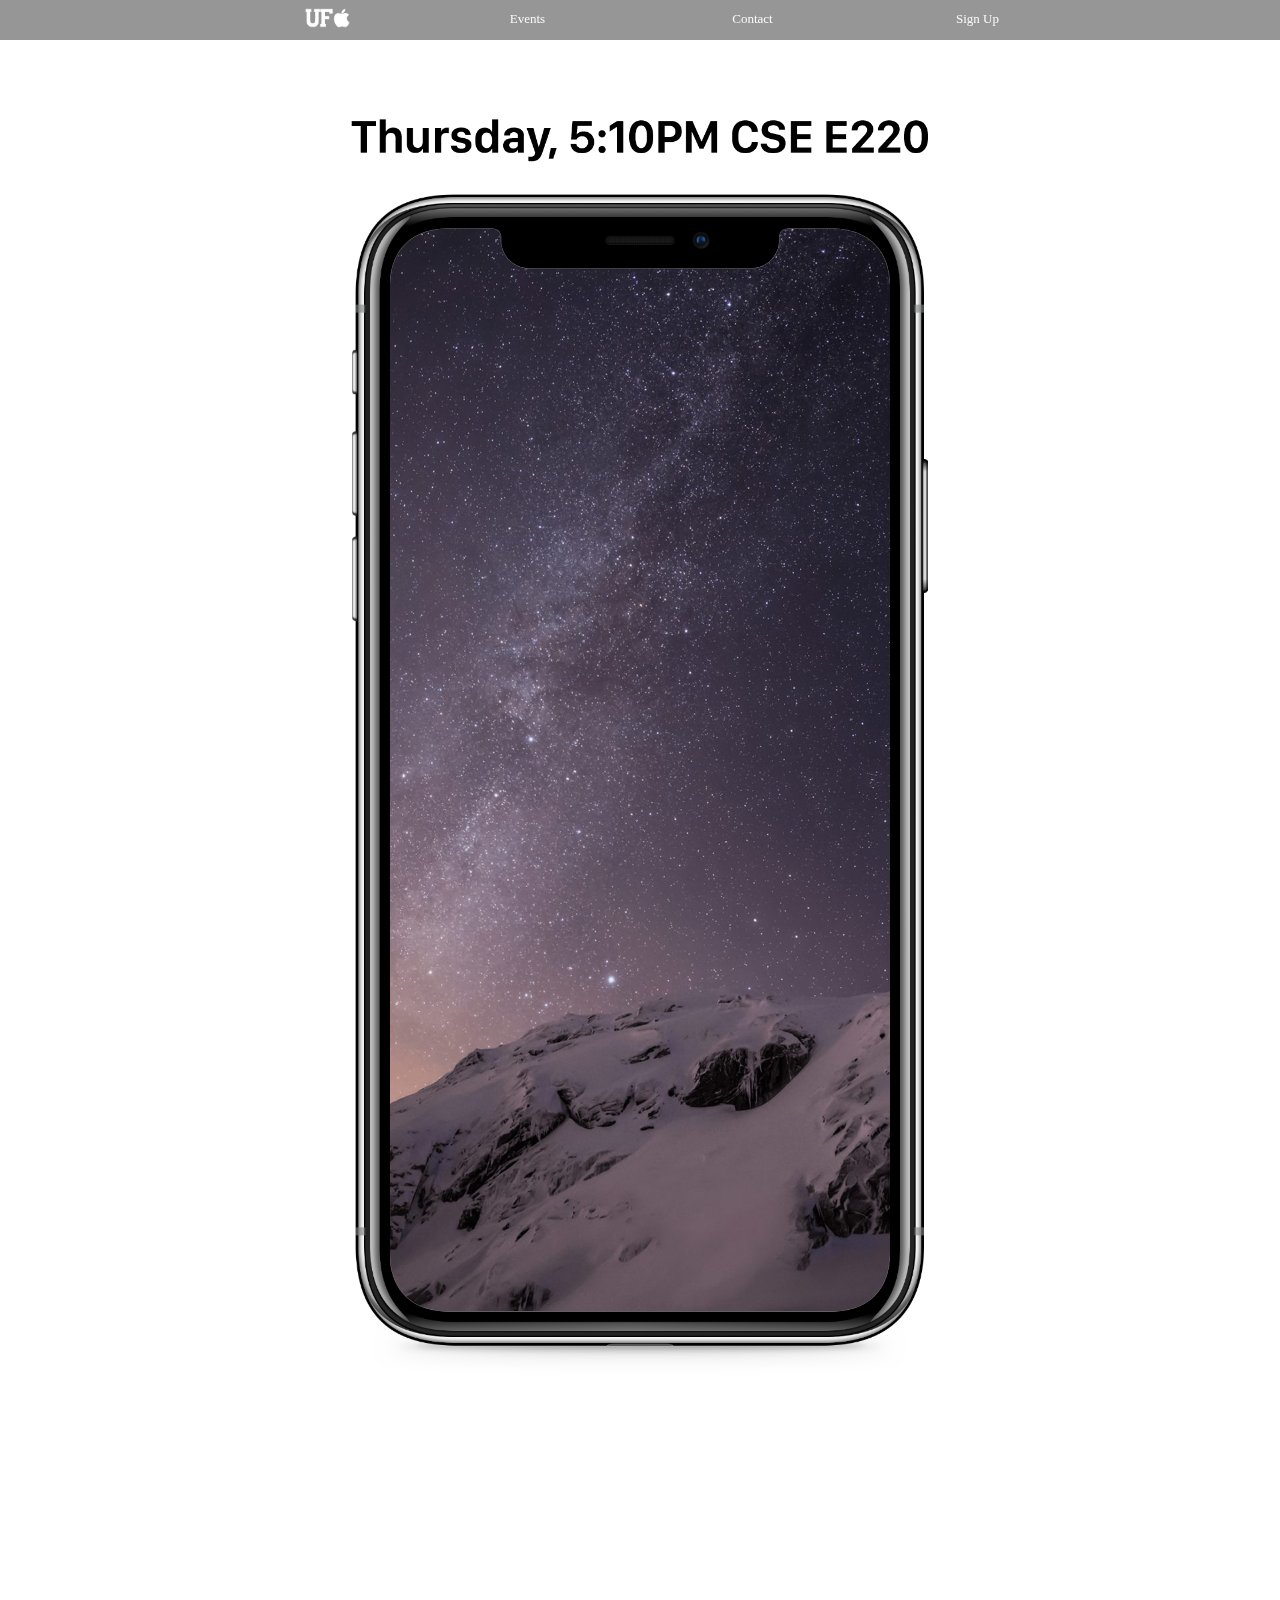
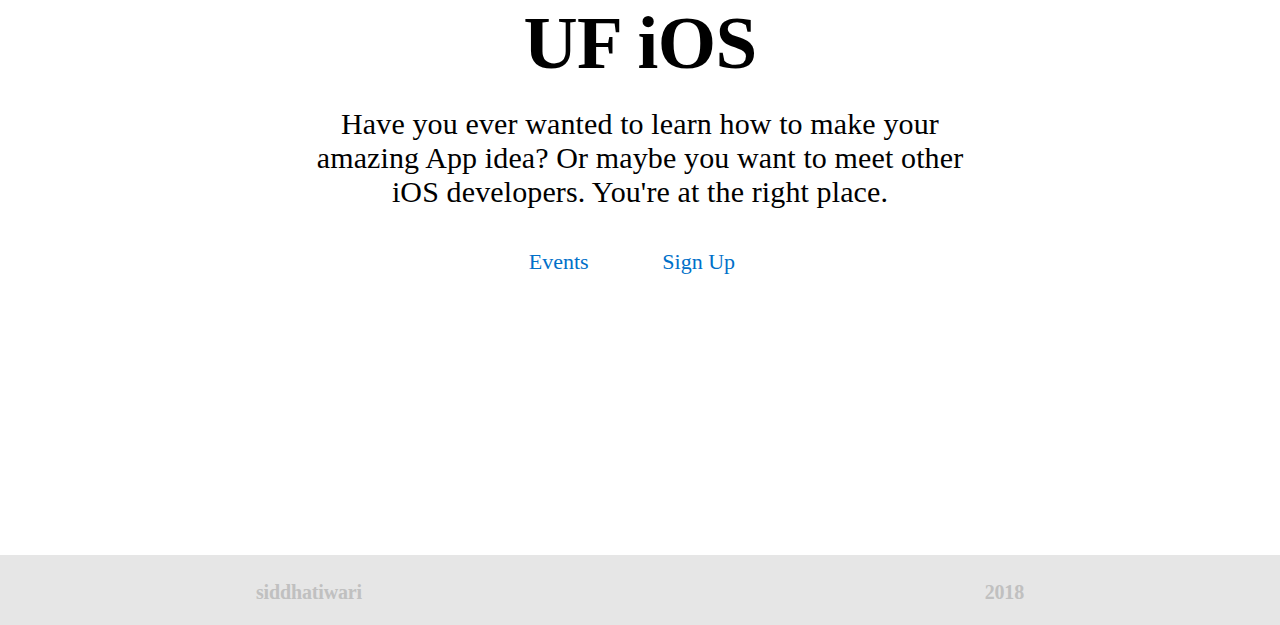
<file: index.html>
<!DOCTYPE html>
<html>

    <head>
        <title>UF iOS</title>
        <meta charset="utf-8"/>
        <meta name="viewport" content="width=device-width, initial-scale=1.0">
        <link rel="stylesheet" type="text/css" href="style.css">
        <link rel="stylesheet" type="text/css" href="fonts.css">
        <link rel="stylesheet" href="https://cdnjs.cloudflare.com/ajax/libs/font-awesome/4.7.0/css/font-awesome.min.css">
    </head>

    <body id="skrollr-body">
        <div class="topnav" id="myTopnav">
            <div class="navContainer"> 
                <a href="index.html" class="active"><img src="./assets/iosatuf.png" class="navbarLogo"/></a>
                <a href="events.html">Events</a>
                <a href="contact.html">Contact</a>
                <a href="http://bit.ly/2MFbZA7" target="_blank">Sign Up</a>
                <a href="javascript:void(0);" class="icon" onclick="myFunction()">
                    <i class="fa fa-bars"></i>
                </a>
            </div>
        </div>
        
        <div class="phoneContainer" id="phoneContainer">
            <img src="./assets/thursdayMeeting.png" id="appsText">
            <img src="./assets/phoneBackground.png" id="phoneBackground">
            <img src="./assets/phoneBackground2.png" id="phoneBackground2">
            <img src="./assets/phoneFrame.png" id="phoneFrame">
            <img src="./assets/u.png" id="u">
            <img src="./assets/f.png" id="f">
            <img src="./assets/ios.png" id="ios">
        </div>

        <script>

        </script>

        <div class="sectionContainer" id="sectionContainer">
            <h1>UF iOS</h1>

            <div class="subtitle">
                <span>Have you ever wanted to learn how to make your amazing App idea? Or maybe you want to meet other iOS developers. You're at the right place.</span>
            </div>
            
            <div style="padding-top: 30px">
                <ul id="linksList">
                    <li>
                        <a href="events.html">Events <span style="font-family: SF Pro Icons; font-feature-settings: kern"></span></a>
                    </li>
                    <li>
                        <a href="http://bit.ly/2MFbZA7" target="_blank">Sign Up <span style="font-family: SF Pro Icons; font-feature-settings: kern"></span></a>
                    </li>
                </ul>
            </div>

        </div>

        <div class="footer">
            <div class="footerEmbed"> 
                <div style="width: 50%; display: inline-block;">
                    <h2 style="padding-top: 16px">siddhatiwari</h2>
                </div>
                <div style="width: 50%; display: inline-block;">
                    <h2 style="padding-top: 16px">2018</h2>
                </div>
            </div>
        </div>

        <script>

            var width = Math.max(document.documentElement.clientWidth, window.innerWidth || 0);
            var height = Math.max(document.documentElement.clientHeight, window.innerHeight || 0);

            function myFunction() {
                var x = document.getElementById("myTopnav");
                if (x.className === "topnav") {
                    x.className += " responsive";
                } else {
                    x.className = "topnav";
                }
            }

            function getElementById(id) {
                return document.getElementById(id);
            }

            class Properties {

                constructor() {
                    if (width > 500) {
                        this.shouldAnimate = true
                    } else {
                        this.shouldAnimate = false
                    }
                }

                get startPhoneWidth() {
                    if (width >= 1200) {
                        return 600
                    }
                    else if (width > 700) {
                        return 550
                    }
                    else if (width > 500) {
                        return 450
                    }
                    else {
                        return 320
                    }
                }

                get endPhoneWidth() {
                    if (width >= 1200) {
                        return 375
                    }
                    else if (width > 700) {
                        return 365
                    }
                    else if (width > 500) {
                        return 360
                    }
                    else {
                        return 320
                    }
                }

            }

            function px(int) {
                return int.toString() + 'px';
            }

            const p = new Properties()

            var a = getElementById('appsText');
            var pb = getElementById('phoneBackground');
            var pb2 = getElementById('phoneBackground2');
            var pf = getElementById('phoneFrame');
            var u = getElementById('u');
            var f = getElementById('f');
            var ios = getElementById('ios');
            if (p.shouldAnimate) {
                a.setAttribute('data-0', 'top: 20px; opacity: 1; width:' + px(p.startPhoneWidth * 1));
                a.setAttribute('data-175', 'top: 0px; opacity: 0; width:' + px(p.endPhoneWidth * 1));
                
                pb.setAttribute('data-0', 'top: 125px; width:' + px(p.startPhoneWidth));
                pb.setAttribute('data-175', 'top: 175px; width:' + px(p.endPhoneWidth));
                pb.setAttribute('data-700', 'top: 700px; opacity: 1; ');
                pb.setAttribute('data-1200', 'top: 500px; opacity: 1; ');
                
                pb2.setAttribute('data-0', 'top: 0px; opacity: 0; width:' + px(p.endPhoneWidth));
                pb2.setAttribute('data-300', 'top: 300px; opacity: 0; width' + px(p.endPhoneWidth));
                pb2.setAttribute('data-600', 'top: 600px; opacity: 1; ');
                pb2.setAttribute('data-700', 'top: 700px;');
                pb2.setAttribute('data-1200', 'top: 500px;');
                
                pf.setAttribute('data-0', 'top: 125px; width:' + px(p.startPhoneWidth));
                pf.setAttribute('data-175', 'top: 175px; width:' + px(p.endPhoneWidth));
                pf.setAttribute('data-700', 'top: 700px; opacity: 1; ');
                pf.setAttribute('data-1200', 'top: 500px; opacity: 1; ');
                
                u.setAttribute('data-0', 'top: 0px; opacity: 0; width:' + px(p.endPhoneWidth));
                u.setAttribute('data-200', 'top: 120px; opacity: 0; width' + px(p.endPhoneWidth));
                u.setAttribute('data-500', 'top: 500px; opacity: 1; ');
                u.setAttribute('data-700', 'top: 700px;');
                u.setAttribute('data-1200', 'top: 500px;');
                
                f.setAttribute('data-0', 'top: 0px; opacity: 0; width:' + px(p.endPhoneWidth));
                f.setAttribute('data-200', 'top: 280px; opacity: 0; width' + px(p.endPhoneWidth));
                f.setAttribute('data-500', 'top: 500px; opacity: 1; ');
                f.setAttribute('data-700', 'top: 700px;');
                f.setAttribute('data-1200', 'top: 500px;');
                
                ios.setAttribute('data-0', 'top: 0px; width:' + px(p.endPhoneWidth));
                ios.setAttribute('data-200', 'top: 200px; opacity: 0; width' + px(p.endPhoneWidth));
                ios.setAttribute('data-500', 'top: 500px; opacity: 0; ');
                ios.setAttribute('data-700', 'top: 700px; opacity: 1;');
                ios.setAttribute('data-1200', 'top: 500px;');
            } else {
                a.style.width = px(175)
                pb.style.width = px(p.endPhoneWidth)
                pb2.style.width = px(p.endPhoneWidth)
                pf.style.width = px(p.endPhoneWidth)
                u.style.width = px(p.endPhoneWidth)
                f.style.width = px(p.endPhoneWidth)
                ios.style.width = px(p.endPhoneWidth)
                var section = getElementById('sectionContainer')
                section.style.paddingTop = px(0)
                var phone = getElementById('phoneContainer')
                phone.style.paddingBottom = px(800)
                for(let child of Array.from(phone.children)) {
                    if (child.id === 'appsText') { continue; }
                    child.style.paddingTop = px(150)
                }
            }

        </script>

        <script type="text/javascript" src="src/skrollr.js"></script>
        <script type="text/javascript" src="src/skrollr.stylesheets.js"></script>
        <script type="text/javascript">
        var s = skrollr.init({
            constants: {
                foobar: '1000px'
            }
        });
        var root = document.documentElement;
        document.addEventListener('resize', () => {
          root.style.setProperty('--screen-x', window.screenX)
          root.style.setProperty('--screen-y', window.screenY)
        })
        </script>
    </body>

</html>
</file>
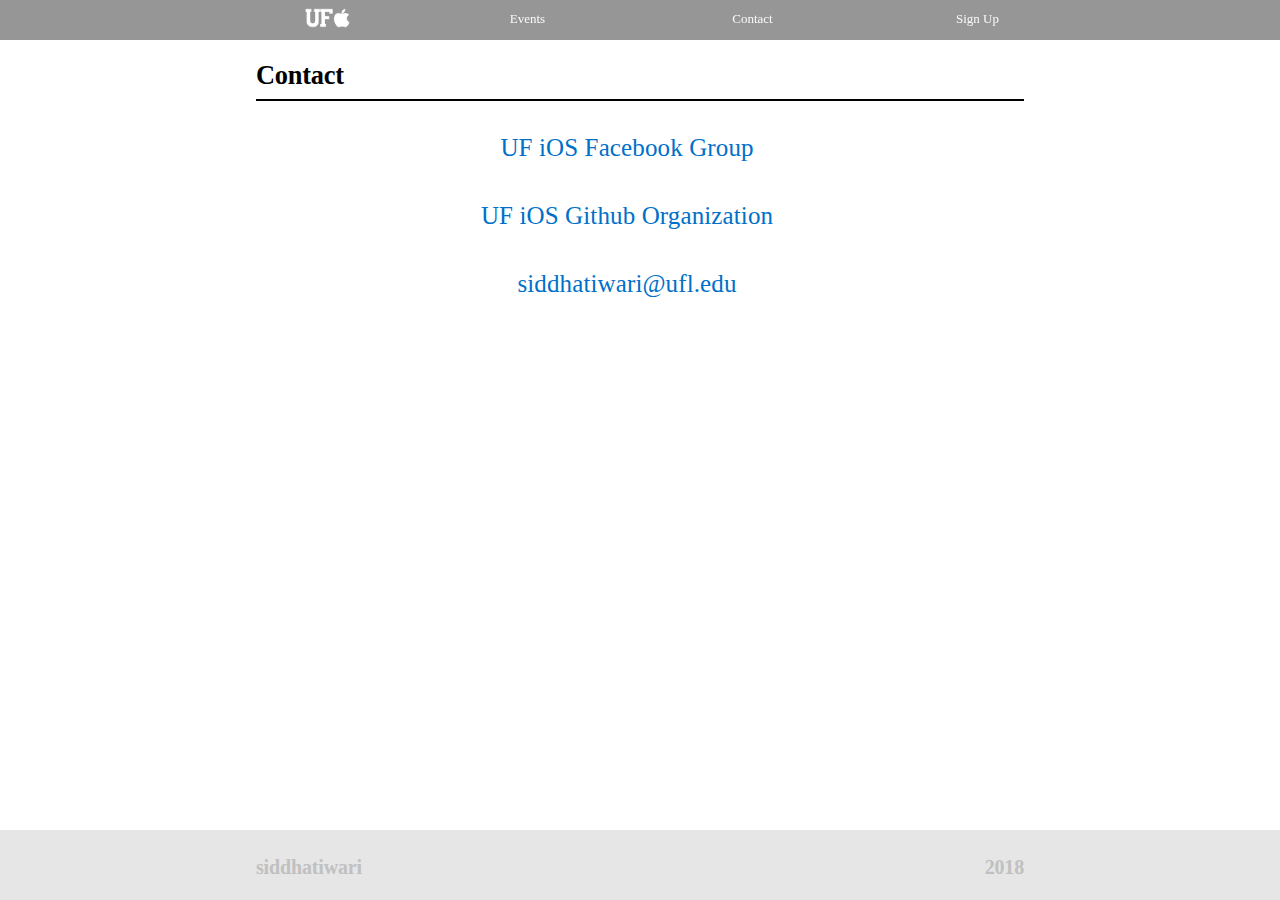
<file: contact.html>
<!DOCTYPE html>
<html>

    <head>
        <title>Events</title>
        <meta charset="utf-8"/>
        <meta name="viewport" content="width=device-width, initial-scale=1.0">
        <link rel="stylesheet" type="text/css" href="style.css">
        <link rel="stylesheet" type="text/css" href="fonts.css">
        <link rel="stylesheet" href="https://cdnjs.cloudflare.com/ajax/libs/font-awesome/4.7.0/css/font-awesome.min.css">
    </head>

    <body id="skrollr-body" style="padding-bottom: 0">
        <div class="topnav" id="myTopnav">
            <div class="navContainer"> 
                <a href="index.html" class="active"><img src="./assets/iosatuf.png" alt="ios@UF" class="navbarLogo"/></a>
                <a href="events.html">Events</a>
                <a href="contact.html">Contact</a>
                <a href="http://bit.ly/2MFbZA7" target="_blank">Sign Up</a>
                <a href="javascript:void(0);" class="icon" onclick="myFunction()">
                    <i class="fa fa-bars"></i>
                </a>
            </div>
        </div>

        <div class="sectionDetailContainer" style="color: black">
            
            <div style="width: 60%; float: center; margin: 0 auto; "> 
                <h2 style="text-align: left; width: 50%; display: inline-block;">Contact</h2>
                <hr noshade class="border" style="border-color: black">
                <div class="subtitle" style="text-align: center; padding-top: 20px">
                    <a href="http://bit.ly/2MhvmTU" target="_blank" class="contactLink">UF iOS Facebook Group <span style="font-family: SF Pro Icons; font-feature-settings: kern"></span></a>
                    <br>
                    <br>
                    <a href="https://github.com/UF-iOS" target="_blank" class="contactLink">UF iOS Github Organization <span style="font-family: SF Pro Icons; font-feature-settings: kern"></span></a>
                    <br>
                    <br>
                    <a href="mailto:siddhatiwari@ufl.edu" class="contactLink">siddhatiwari@ufl.edu <span style="font-family: SF Pro Icons; font-feature-settings: kern"></span></a>
                </div>
            </div>

        </div>

        <div class="footer">
            <div class="footerEmbed"> 
                <div style="width: 50%; display: inline-block;">
                    <h2 style="padding-top: 16px">siddhatiwari</h2>
                </div>
                <div style="width: 50%; display: inline-block;">
                    <h2 style="padding-top: 16px">2018</h2>
                </div>
            </div>
        </div>

        <script>

            var width = Math.max(document.documentElement.clientWidth, window.innerWidth || 0);
            var height = Math.max(document.documentElement.clientHeight, window.innerHeight || 0);

            function myFunction() {
                var x = document.getElementById("myTopnav");
                if (x.className === "topnav") {
                    x.className += " responsive";
                } else {
                    x.className = "topnav";
                }
            }

            function getElementById(id) {
                return document.getElementById(id);
            }

        </script>

        <script type="text/javascript" src="src/skrollr.js"></script>
        <script type="text/javascript" src="src/skrollr.stylesheets.js"></script>
        <script type="text/javascript">
        var s = skrollr.init({
            constants: {
                foobar: '1000px'
            }
        });
        var root = document.documentElement;
        document.addEventListener('resize', () => {
          root.style.setProperty('--screen-x', window.screenX)
          root.style.setProperty('--screen-y', window.screenY)
        })
        </script>
    </body>

</html>
</file>
<file: style.css>
html {
    height: 100%;
    min-height: 100%;
    overflow-y: scroll;
}

html, body {
    margin: 0;
    padding: 0;
/*    -webkit-user-select: none;  
    -moz-user-select: none;     
    -ms-user-select: none;      
    user-select: none;  */
}

.topnav {
  overflow: hidden;
  opacity: 50%;
  width: 100%;
  background-color: rgba(10, 10, 10, 0.85);
  transition: 0.2s ease-in-out;
  position: fixed;
  position: fixed;
  top: 0;
  z-index: 10;
}

.topnav a {
  font-family: "SF Pro Text";
  transition: 0.2s ease-in-out;
  float: left;
  display: block;
  color: #f2f2f2;
  text-align: center;
  width: 25%;
  height: 100%;
  padding: 8px 0px;
  text-decoration: none;
  font-size: 13px;
}

.topnav a:not(:first-child) {
  padding: 11px 0px;
}

.topnav a:hover {
  color: silver;
}

.active {
  color: silver;
}

.topnav .icon {
  display: none;
}

@media screen and (max-width: 700px) {
  .topnav a:not(:first-child) {display: none;}
  .topnav a.icon {
    float: right;
    display: block;
  }
}

@media screen and (max-width: 700px) {
  .topnav.responsive a {
    height: 20px;
    width: 100%;
    display: block;
    text-align: center;
    padding-left: 0px;
  }
  .topnav.responsive a:first-child {
    width: 50%;
    text-align: left;
  }
  .topnav.responsive a:last-child {
    width: 50%;
    float: right;
    text-align: right;
    padding-right: 50px;
  }
  .topnav.responsive .icon {
    position: absolute;
    right: 0;
    top: 0;
  }
  .topnav.responsive a:hover {
    color: silver;
  }
}
.navbarLogo {
    width: auto; 
    height: 20px; 
    padding-left: 50px;
    transition: 0.2s ease-in-out;
}
.navbarLogo:hover {
    filter: opacity(80%);
}

.phoneContainer {
    display: flex;
    position: relative;
    padding-bottom: 1000px;
    text-align: center;
}

body {
    padding-bottom: 125px;
    background-color: white;
    color: black;
    font-family: "San Francisco Display Semibold"
}

.border {
    z-index: 1; 
    position: relative; 
}

.sectionContainer {
    text-align: center; 
    width: 50%; 
    float: center; 
    display: block; 
    margin: 0 auto; 
    z-index: 9
}

.sectionDetailContainer {
    position: relative;
    text-align: left;
    width: 100%;
    height: 300px;
    margin: 0 auto;
    overflow: hidden;
    color: white;
    padding-top: 50px;
}
.sectionDetailContainer img {
    position: absolute;
    right: 0;
    top: 0;
    width: 100%;
    margin: auto;
    z-index: 0;
}

.sectionDescriptionContainer {
    position: relative;
    text-align: left;
    width: 100%;
    height: 350px;
    margin: 0 auto;
    color: white;
    padding-top: 50px;
}
.sectionDescriptionContainer h2 {
    font-family: "SF Pro Text";
    letter-spacing: -0.008em;
    position: relative;
    top: 10px;
    left: 0px;
    font-size: calc(20px + 2vw);
    text-align: center;
    margin: 0 auto;
    padding-bottom: 25px;
}
.sectionDescriptionContainer p {
    font-family: "SF Pro Text";
    letter-spacing: -0.008em;
    position: relative;
    top: 10px;
    left: 0px;
    font-size: calc(20px + 0.8vw);
    text-align: left;
    margin: 0 auto;
    padding-bottom: 10px;
}

.dayTableContainer {
    width: 60%; 
    display: block; 
    margin: 0 auto; 
    overflow-x: scroll;
}

.dayTable {
    border-spacing: 0px;
}

.dayTable th {
    text-align: left;
    padding-right: 10px;
    padding-left: 20px;
    color: gray;
    font-family: "San Francisco Display Semibold";
    font-size: calc(20px);
}

.dayTable td {
    text-align: left;
    padding-right: 10px;
    padding-left: 20px;
    padding-top: 10px;
    padding-bottom: 10px;
    font-family: "SF Pro Text";
    font-size: calc(20px + 0.8vw);
}

.dayTable tr:nth-child(2n) {
     background-color: rgb(247, 247, 247);
}

div#phoneContainer img {
    padding-top: 60px;
    float: left;
    width: auto;
    position: absolute;
    left: 0;
    right: 0;
    margin: auto;
    overflow: hidden;
    pointer-events: none
}

div h1 {
    font-family: "San Francisco Display Semibold";
    letter-spacing: -0.008em;
    position: relative;
    top: 30px;
    left: 0px;
    font-size: calc(20px + 6vw);
    text-align: center;
}

.contactLink {
    color: rgb(0,112,201);
    text-decoration: none;
    font-family: "SF Pro Text";
    font-size: 25px;
}

.contactLink:hover {
    text-decoration: underline;
}

div h2 {
    font-family: "SF Pro Text";
    letter-spacing: -0.008em;
    position: relative;
    top: 10px;
    left: 0px;
    font-size: calc(20px + 0.5vw);
    text-align: center;
    margin: 0 auto;
    padding-bottom: 10px;
}

h2 a {
    font-family: "SF Pro Text";
    text-decoration: none;
}
h2 a:visited {
    color: white;
}
h2 a:hover {
    color: rgb(0,112,201);
}

.subtitle {
    position: relative;
    font-family: "San Francisco Display Semibold";
    letter-spacing: .004em;
    text-decoration: none;
    font-size: calc(12px + 2.3vw);
    text-align: center;
    z-index: 9;
}

.subtitleLarge {
    position: relative;
    font-family: "San Francisco Display Semibold";
    letter-spacing: .004em;
    text-decoration: none;
    font-size: calc(12px + 3vw);
    text-align: center;
    z-index: 9;
    padding-top: 30px;
}

ul#linksList li a:hover {
    text-decoration: underline;
}

#phoneBackground {
    
}

#phoneFrame {
    position: absolute;
    left: 0;
    right: 0;
    margin: auto;
    z-index: 2;
}

body {
    position: relative;
    height: auto;
    min-height: 100%;   
}
body::after {
    content: '';
    display: block;
    height: 70px;
}

.footer {
    position: absolute;
    bottom: 0;
    width: 100%;
    background-color: rgb(230,230,230);
    color: silver;
    text-align: center;
    height: 70px;
}
.footerEmbed {
    width: 60%;
    display: flex;
    margin: 0 auto;
    position: relative;
}
.footer div:nth-child(1) h2 {
    text-align: left;
    font-size: 20px;
}
.footer div:nth-child(2) h2 {
    text-align: right;
    font-size: 20px;
}

@media only screen and (max-width: 500px) {

    .sectionContainer {
        text-align: center; 
        width: 80vw; 
        float: center; 
        display: block; 
        margin: 0 auto; 
        padding-top: 500px; 
        z-index: 9
    }

    .sectionDetailContainer {
        position: relative;
        text-align: left;
        width: 100%;
        height: 250px;
        margin: 0 auto;
        overflow: hidden;
        color: white;
        padding-top: 50px;
    }
    .sectionDetailContainer img {
        position: absolute;
        right: 0;
        top: 0;
        height: 100%;
        width: auto;
        margin: auto;
        z-index: 0;
    }

    .dayTableContainer {
        width: 85%; 
        display: block; 
        margin: 0 auto; 
        overflow-x: scroll;
    }

    div h1 {
        font-family: "San Francisco Display Semibold";
        letter-spacing: -0.008em;
        position: relative;
        top: 30px;
        left: 0px;
        padding-bottom: 20px;
        font-size: 55px;
        text-align: left;
    }

    .subtitle {
        font-family: "San Francisco Display Semibold";
        letter-spacing: .004em;
        text-decoration: none;
        font-size: 21px;
        text-align: left;
    }

    ul#linksList {
        display: table;
        margin: 0 auto;
        padding: 0;
        justify-content: left;
        list-style-type: table;
        width: 100%;
    }
    ul#linksList li {
        float: left;
        display: block;
        padding-top: 10px;
        width: 100%;
        text-align: left;
    }
    ul#linksList li a {
        font-family: "SF Pro Text";
        text-decoration: none;
        font-size: 18px;
        color: rgb(0,112,201);
    }

}

@media only screen and (min-width: 500px), (max-width: 700) {

    .sectionContainer {
        text-align: center; 
        width: 400px; 
        float: center; 
        display: block; 
        margin: 0 auto; 
        padding-top: 500px; 
        padding-bottom: 0; 
        z-index: 9
    }

    .dayTableContainer {
        width: 85%; 
        display: block; 
        margin: 0 auto; 
        overflow-x: scroll;
    }

    div h1 {
        font-family: "San Francisco Display Semibold";
/*        color: yellow;*/
        letter-spacing: -0.008em;
        position: relative;
        top: 30px;
        left: 0px;
        padding-bottom: 20px;
        font-size: 55px;
        text-align: left;
    }

    .subtitle {
        font-family: "San Francisco Display Semibold";
        letter-spacing: .004em;
        text-decoration: none;
        font-size: 23px;
        text-align: left
    }

    ul#linksList {
        display: table;
        margin: 0 auto;
        padding: 0;
        justify-content: left;
        list-style-type: table;
        width: 100%;
    }
    ul#linksList li {
        float: left;
        display: block;
        padding-top: 10px;
        width: 100%;
        text-align: left;
    }   
    ul#linksList li a {
        font-family: "SF Pro Text";
        text-decoration: none;
        font-size: 18px;
        color: rgb(0,112,201);
    }

}

@media only screen and (min-width: 700px), (max-width: 1200) {

    .navContainer {
        display: table;
        margin: 0 auto;
        width: 700px;
        height: 100%;
    }

    .sectionContainer {
        text-align: center; 
        width: 550px; 
        float: center; 
        display: block; 
        margin: 0 auto; 
        padding-top: 500px; 
        padding-bottom: 0; 
        z-index: 9
    }

    .dayTableContainer {
        width: 60%; 
        display: block; 
        margin: 0 auto; 
        overflow-x: scroll;
    }

    div h1 {
        font-family: "San Francisco Display Semibold";
/*        color: red;*/
        letter-spacing: -0.008em;
        position: relative;
        top: 30px;
        left: 0px;
        padding-bottom: 0px;
        font-size: 65px;
        text-align: center;
    }

    .subtitle {
        font-family: "San Francisco Display Semibold";
        letter-spacing: .004em;
        text-decoration: none;
        font-size: 25px;
        text-align: center
    }

    ul#linksList {
        display: table;
        margin: 0 auto;
        padding: 0;
        justify-content: center;
        list-style-type: none;
        width: 50%;
    }
    ul#linksList li {
        display: table-cell;
        width: 50%;
        display: table-cell;
        text-align: center;
    }
    ul#linksList li a {
        display: block;
        font-family: "SF Pro Text";
        text-decoration: none;
        font-size: 20px;
        color: rgb(0,112,201);
    }
    ul#linksList li a:hover {
        text-decoration: underline;
    }

}

@media only screen and (min-width: 1200px) {
    
    .navContainer {
        display: table;
        margin: 0 auto;
        width: 900px;
        height: 100%;
    }

    .sectionContainer {
        text-align: center; 
        width: 700px; 
        float: center; 
        display: block; 
        margin: 0 auto; 
        padding-top: 500px; 
        padding-bottom: 0; 
        z-index: 9
    }

    div h1 {
        font-family: "San Francisco Display Semibold";
/*        color: blue;*/
        letter-spacing: -0.008em;
        position: relative;
        top: 50px;
        left: 0px;
        padding-bottom: 20px;
        font-size: 75px;
        text-align: center;
    }

    .subtitle {
        font-family: "San Francisco Display Semibold";
        letter-spacing: .004em;
        text-decoration: none;
        font-size: 30px;
        text-align: center
    }

    ul#linksList {
        display: table;
        margin: 0 auto;
        padding: 0;
        justify-content: center;
        list-style-type: none;
        width: 40%;
    }
    ul#linksList li {
        display: table-cell;
        width: 50%;
        display: table-cell;
        text-align: center;
    }
    ul#linksList li a {
        display: block;
        font-family: "SF Pro Text";
        text-decoration: none;
        font-size: 22px;
        color: rgb(0,112,201);
    }
    ul#linksList li a:hover {
        text-decoration: underline;
    }

}
</file>
<file: fonts.css>
@font-face { font-family: "SF Pro Text"; src: local("☺︎"), url("https://www.apple.com/wss/fonts/SF-Pro-Text/v1/sf-pro-text_regular.woff2") format("woff2"), url("https://www.apple.com/wss/fonts/SF-Pro-Text/v1/sf-pro-text_regular.woff") format("woff"), url("https://www.apple.com/wss/fonts/SF-Pro-Text/v1/sf-pro-text_regular.ttf") format("truetype"); font-style: normal; font-weight: 400; }
@font-face {
    font-family: "San Francisco Display Ultralight";
    font-style: normal;
    font-weight: 400;
    src: url(https://applesocial.s3.amazonaws.com/assets/styles/fonts/sanfrancisco/sanfranciscodisplay-ultralight-webfont.eot?#iefix) format("embedded-opentype"), url(https://applesocial.s3.amazonaws.com/assets/styles/fonts/sanfrancisco/sanfranciscodisplay-ultralight-webfont.woff2) format("woff2"), url(https://applesocial.s3.amazonaws.com/assets/styles/fonts/sanfrancisco/sanfranciscodisplay-ultralight-webfont.woff) format("woff"), url(https://applesocial.s3.amazonaws.com/assets/styles/fonts/sanfrancisco/sanfranciscodisplay-ultralight-webfont.ttf) format("truetype"), url("fonts/sanfrancisco/sanfranciscodisplay-ultralight-webfont.svg#San Francisco Display Ultralight") format("svg")
}
@font-face {
    font-family: "San Francisco Display Thin";
    font-style: normal;
    font-weight: 400;
    src: url(https://applesocial.s3.amazonaws.com/assets/styles/fonts/sanfrancisco/sanfranciscodisplay-thin-webfont.eot?#iefix) format("embedded-opentype"), url(https://applesocial.s3.amazonaws.com/assets/styles/fonts/sanfrancisco/sanfranciscodisplay-thin-webfont.woff2) format("woff2"), url(https://applesocial.s3.amazonaws.com/assets/styles/fonts/sanfrancisco/sanfranciscodisplay-thin-webfont.woff) format("woff"), url(https://applesocial.s3.amazonaws.com/assets/styles/fonts/sanfrancisco/sanfranciscodisplay-thin-webfont.ttf) format("truetype"), url("fonts/sanfrancisco/sanfranciscodisplay-thin-webfont.svg#San Francisco Display Thin") format("svg")
}
@font-face {
    font-family: "San Francisco Display Medium";
    font-style: normal;
    font-weight: 400;
    src: url(https://applesocial.s3.amazonaws.com/assets/styles/fonts/sanfrancisco/sanfranciscodisplay-medium-webfont.eot?#iefix) format("embedded-opentype"), url(https://applesocial.s3.amazonaws.com/assets/styles/fonts/sanfrancisco/sanfranciscodisplay-medium-webfont.woff2) format("woff2"), url(https://applesocial.s3.amazonaws.com/assets/styles/fonts/sanfrancisco/sanfranciscodisplay-medium-webfont.woff) format("woff"), url(https://applesocial.s3.amazonaws.com/assets/styles/fonts/sanfrancisco/sanfranciscodisplay-medium-webfont.ttf) format("truetype"), url("fonts/sanfrancisco/sanfranciscodisplay-medium-webfont.svg#San Francisco Display Medium") format("svg")
}
@font-face { font-family: "San Francisco Display Semibold"; src: local("☺︎"), url("https://www.apple.com/wss/fonts/SF-Pro-Display/v1/sf-pro-display_semibold.woff2") format("woff2"), url("https://www.apple.com/wss/fonts/SF-Pro-Display/v1/sf-pro-display_semibold.woff") format("woff"), url("https://www.apple.com/wss/fonts/SF-Pro-Display/v1/sf-pro-display_semibold.ttf") format("truetype"); font-style: normal; font-weight: 600; }
@font-face {
    font-family: "San Francisco Display Bold";
    font-style: normal;
    font-weight: 400;
    src: url(https://applesocial.s3.amazonaws.com/assets/styles/fonts/sanfrancisco/sanfranciscodisplay-bold-webfont.eot?#iefix) format("embedded-opentype"), url(https://applesocial.s3.amazonaws.com/assets/styles/fonts/sanfrancisco/sanfranciscodisplay-bold-webfont.woff2) format("woff2"), url(https://applesocial.s3.amazonaws.com/assets/styles/fonts/sanfrancisco/sanfranciscodisplay-bold-webfont.woff) format("woff"), url(https://applesocial.s3.amazonaws.com/assets/styles/fonts/sanfrancisco/sanfranciscodisplay-bold-webfont.ttf) format("truetype"), url("fonts/sanfrancisco/sanfranciscodisplay-bold-webfont.svg#San Francisco Display Bold") format("svg")
}
@font-face { font-family: "SF Pro Icons"; src: local("☺︎"), url("https://www.apple.com/wss/fonts/SF-Pro-Icons/v1/SFProIcons_regular.woff") format("woff"), url("https://www.apple.com/wss/fonts/SF-Pro-Icons/v1/SFProIcons_regular.ttf") format("truetype"); font-style: normal; font-weight: 400; }
</file>
